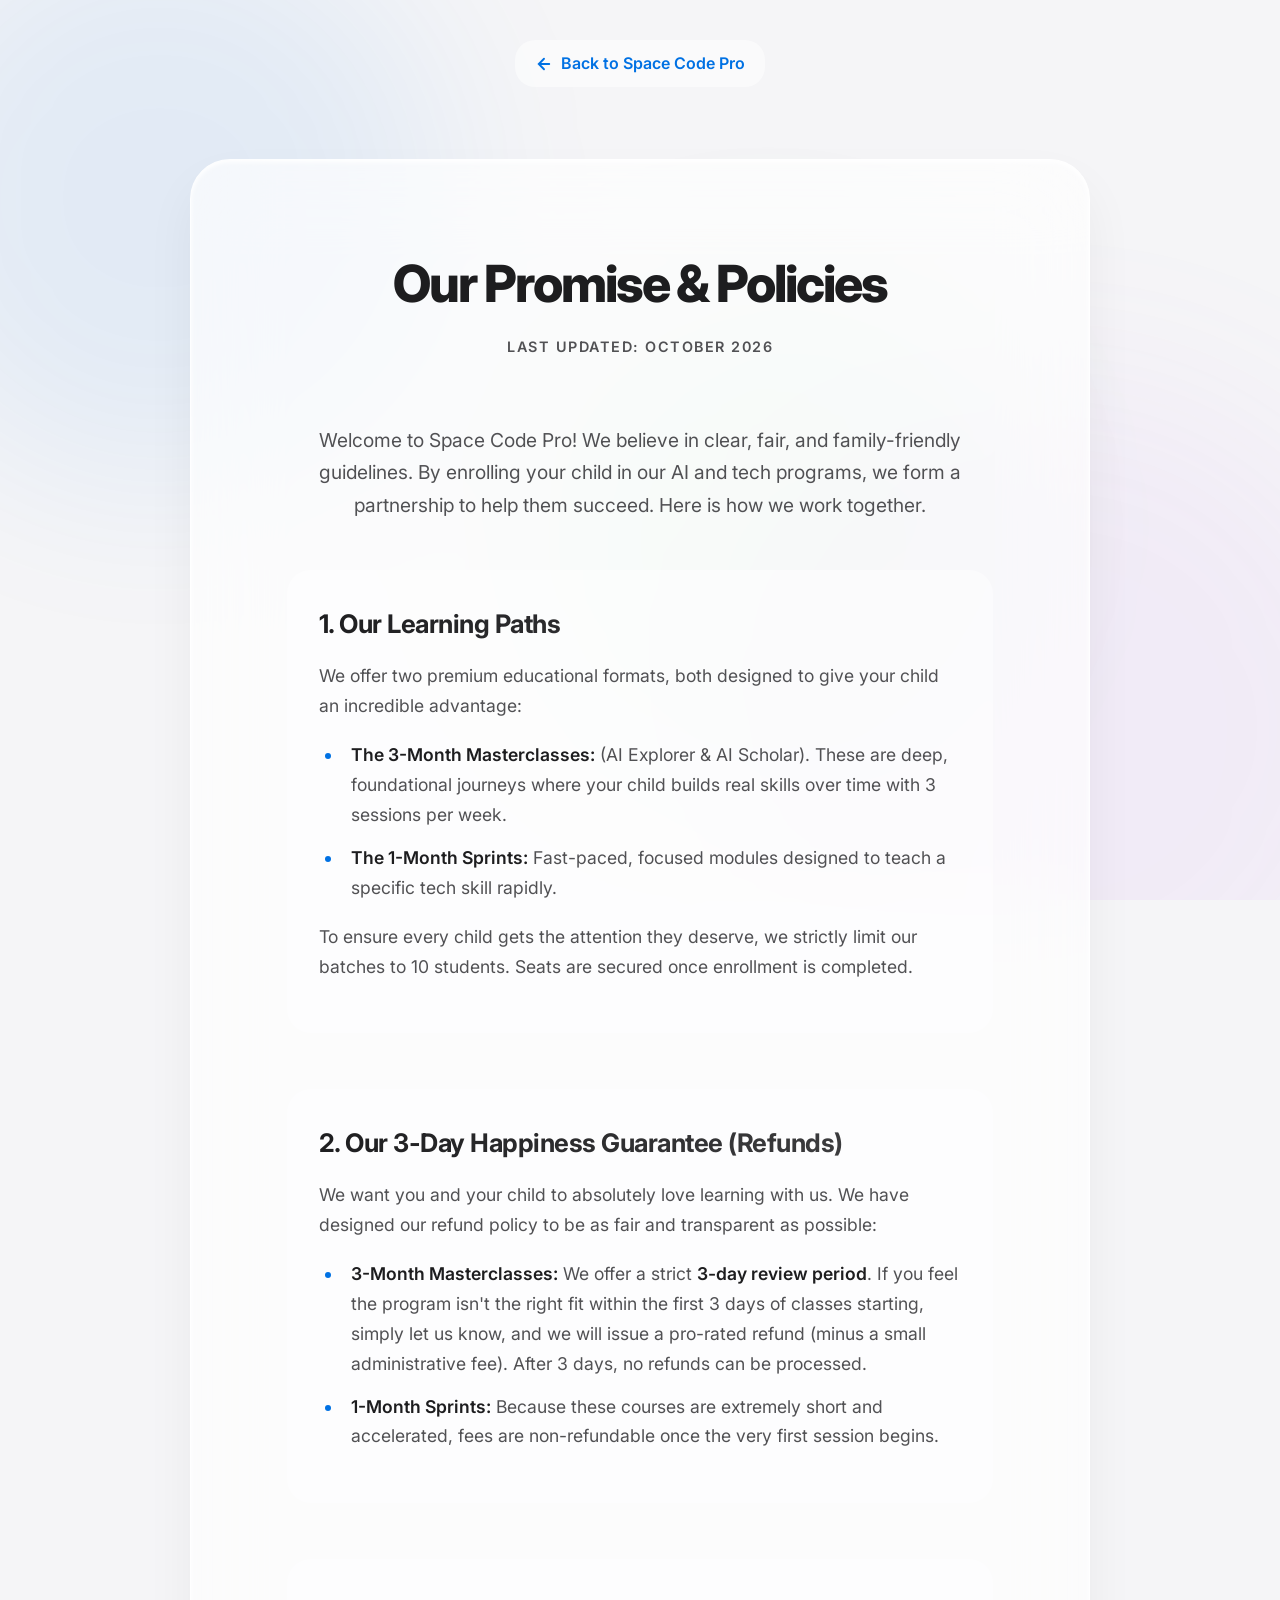
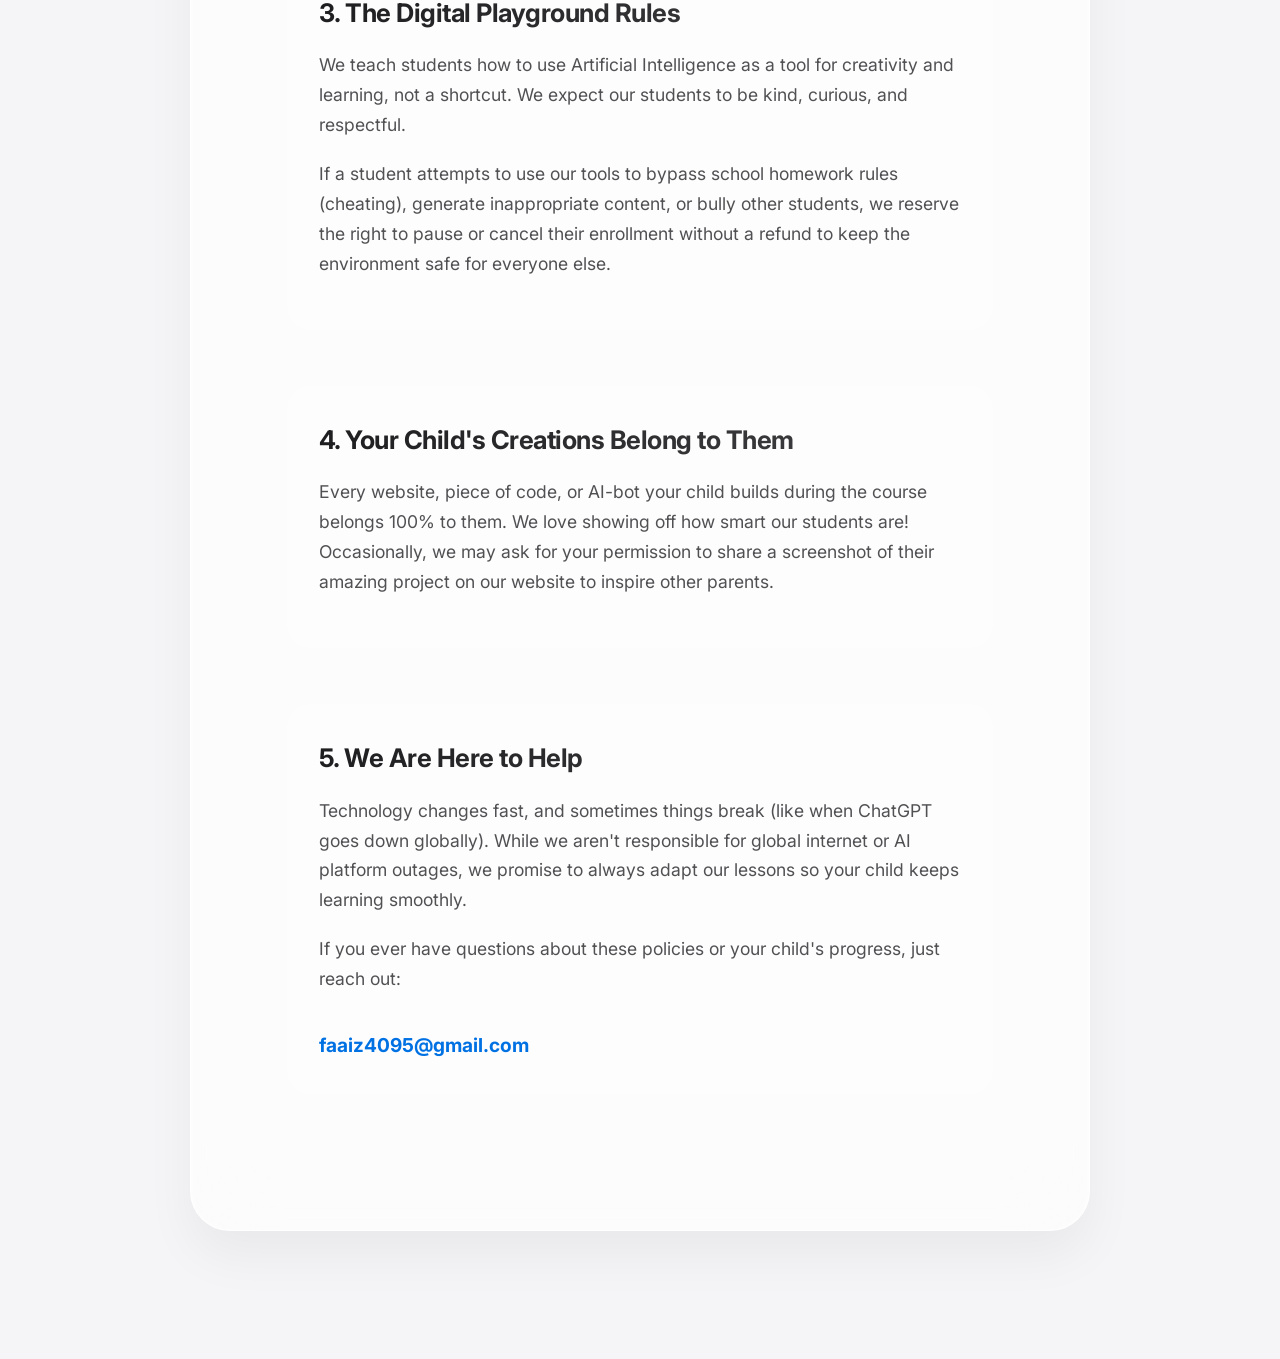
<file: legal.html>
<!DOCTYPE html>
<html lang="en">
<head>
    <meta charset="UTF-8">
    <meta name="viewport" content="width=device-width, initial-scale=1.0">
    <title>Terms of Enrollment | Space Code Pro</title>
    <link rel="stylesheet" href="legal.css">
</head>
<body>

    <!-- Dynamic Ambient Background -->
    <div class="legal-ambient-bg">
        <div class="ambient-blob blob-1"></div>
        <div class="ambient-blob blob-2"></div>
        <div class="ambient-blob blob-3"></div>
    </div>

    <header class="legal-header fade-up">
        <a href="index.html" class="back-link">
            <svg viewBox="0 0 24 24" width="18" height="18" fill="none" stroke="currentColor" stroke-width="2.5" stroke-linecap="round"><path d="M19 12H5M12 19l-7-7 7-7"/></svg>
            Back to Space Code Pro
        </a>
    </header>

    <main class="legal-section">
        <div class="document-glass-panel fade-up delay-1">
            <h1 class="legal-title">Our Promise & Policies</h1>
            <p class="last-updated">Last Updated: October 2026</p>

            <div class="legal-content">
                <p style="text-align: center; font-size: 1.2rem; margin-bottom: 3rem;">Welcome to Space Code Pro! We believe in clear, fair, and family-friendly guidelines. By enrolling your child in our AI and tech programs, we form a partnership to help them succeed. Here is how we work together.</p>

                <div class="legal-content-block">
                    <h3>1. Our Learning Paths</h3>
                    <p>We offer two premium educational formats, both designed to give your child an incredible advantage:</p>
                    <ul>
                        <li><strong>The 3-Month Masterclasses:</strong> (AI Explorer & AI Scholar). These are deep, foundational journeys where your child builds real skills over time with 3 sessions per week.</li>
                        <li><strong>The 1-Month Sprints:</strong> Fast-paced, focused modules designed to teach a specific tech skill rapidly.</li>
                    </ul>
                    <p>To ensure every child gets the attention they deserve, we strictly limit our batches to 10 students. Seats are secured once enrollment is completed.</p>
                </div>

                <div class="legal-content-block">
                    <h3>2. Our 3-Day Happiness Guarantee (Refunds)</h3>
                    <p>We want you and your child to absolutely love learning with us. We have designed our refund policy to be as fair and transparent as possible:</p>
                    <ul>
                        <li><strong>3-Month Masterclasses:</strong> We offer a strict <strong>3-day review period</strong>. If you feel the program isn't the right fit within the first 3 days of classes starting, simply let us know, and we will issue a pro-rated refund (minus a small administrative fee). After 3 days, no refunds can be processed.</li>
                        <li><strong>1-Month Sprints:</strong> Because these courses are extremely short and accelerated, fees are non-refundable once the very first session begins.</li>
                    </ul>
                </div>

                <div class="legal-content-block">
                    <h3>3. The Digital Playground Rules</h3>
                    <p>We teach students how to use Artificial Intelligence as a tool for creativity and learning, not a shortcut. We expect our students to be kind, curious, and respectful.</p>
                    <p>If a student attempts to use our tools to bypass school homework rules (cheating), generate inappropriate content, or bully other students, we reserve the right to pause or cancel their enrollment without a refund to keep the environment safe for everyone else.</p>
                </div>

                <div class="legal-content-block">
                    <h3>4. Your Child's Creations Belong to Them</h3>
                    <p>Every website, piece of code, or AI-bot your child builds during the course belongs 100% to them. We love showing off how smart our students are! Occasionally, we may ask for your permission to share a screenshot of their amazing project on our website to inspire other parents.</p>
                </div>

                <div class="legal-content-block">
                    <h3>5. We Are Here to Help</h3>
                    <p>Technology changes fast, and sometimes things break (like when ChatGPT goes down globally). While we aren't responsible for global internet or AI platform outages, we promise to always adapt our lessons so your child keeps learning smoothly.</p>
                    <p>If you ever have questions about these policies or your child's progress, just reach out:</p>
                    <a href="mailto:faaiz4095@gmail.com" class="contact-email">faaiz4095@gmail.com</a>
                </div>
            </div>
        </div>
    </main>

</body>
</html>
</file>
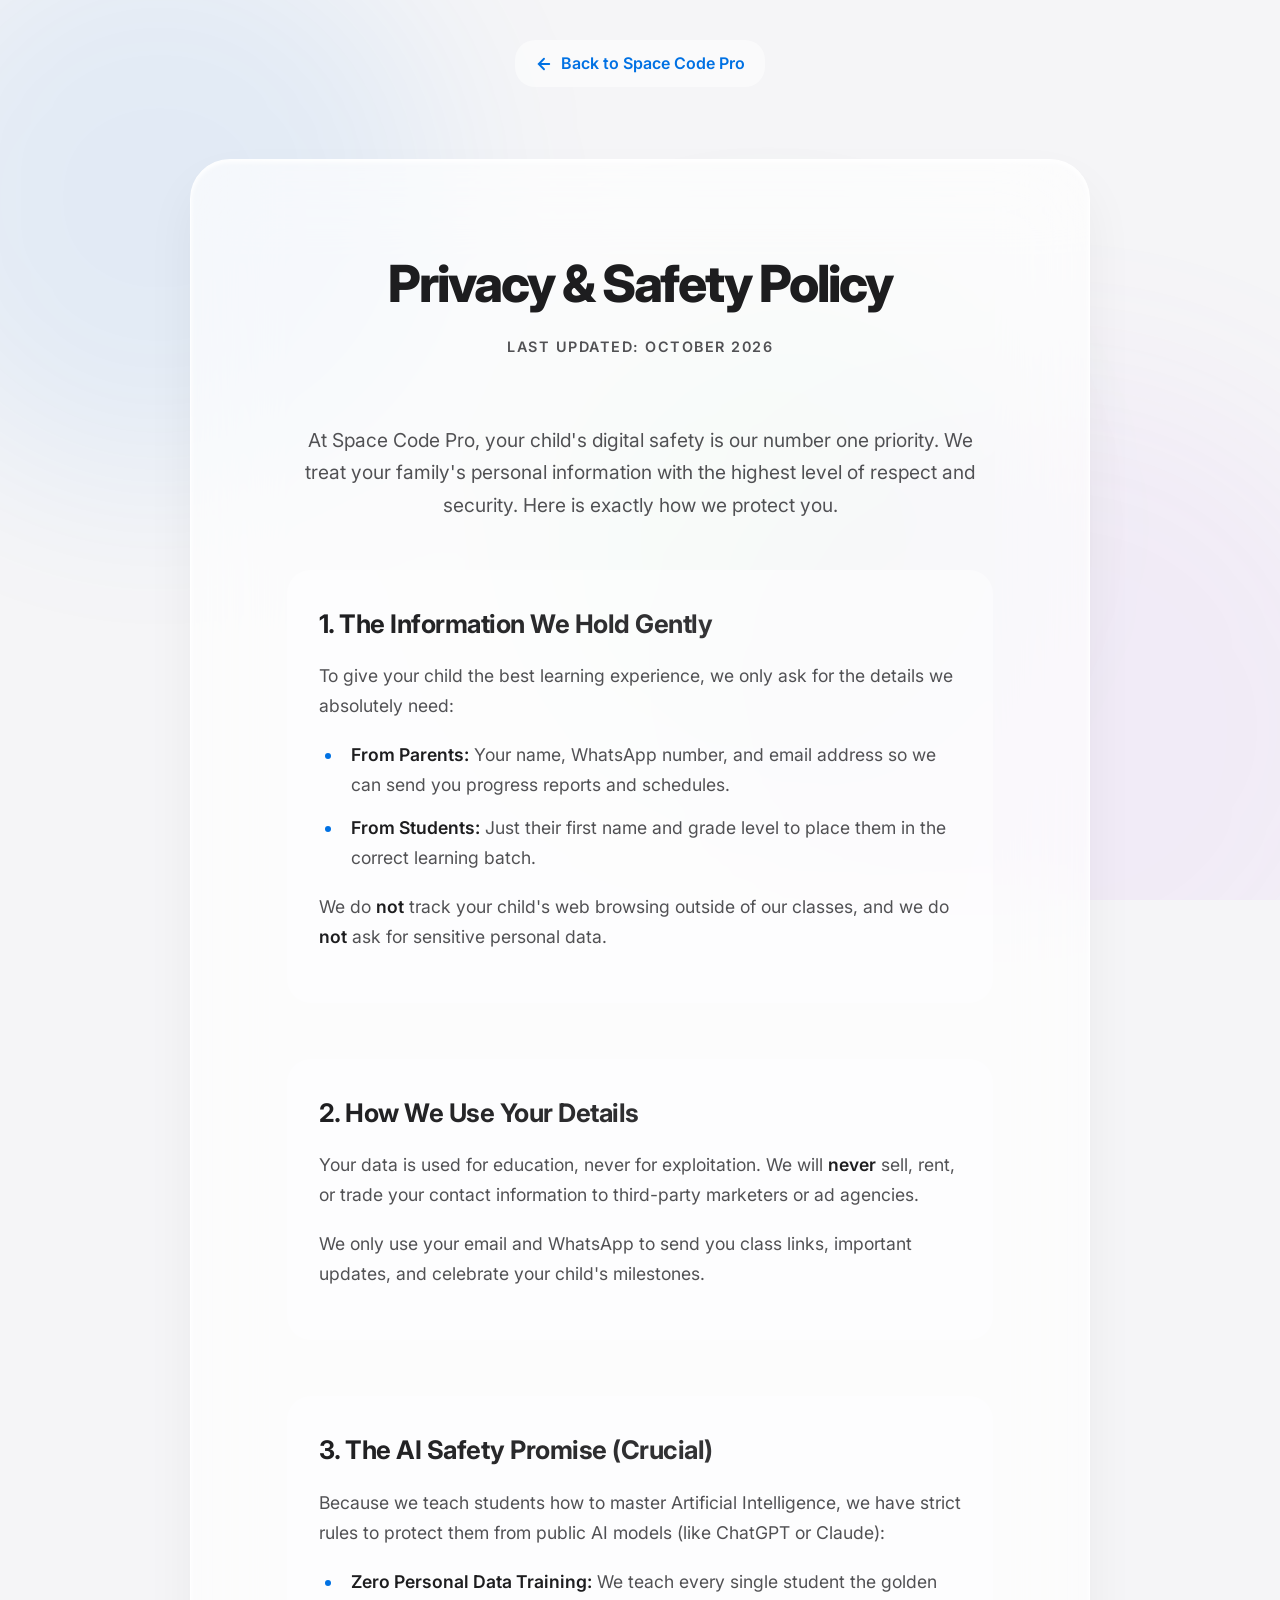
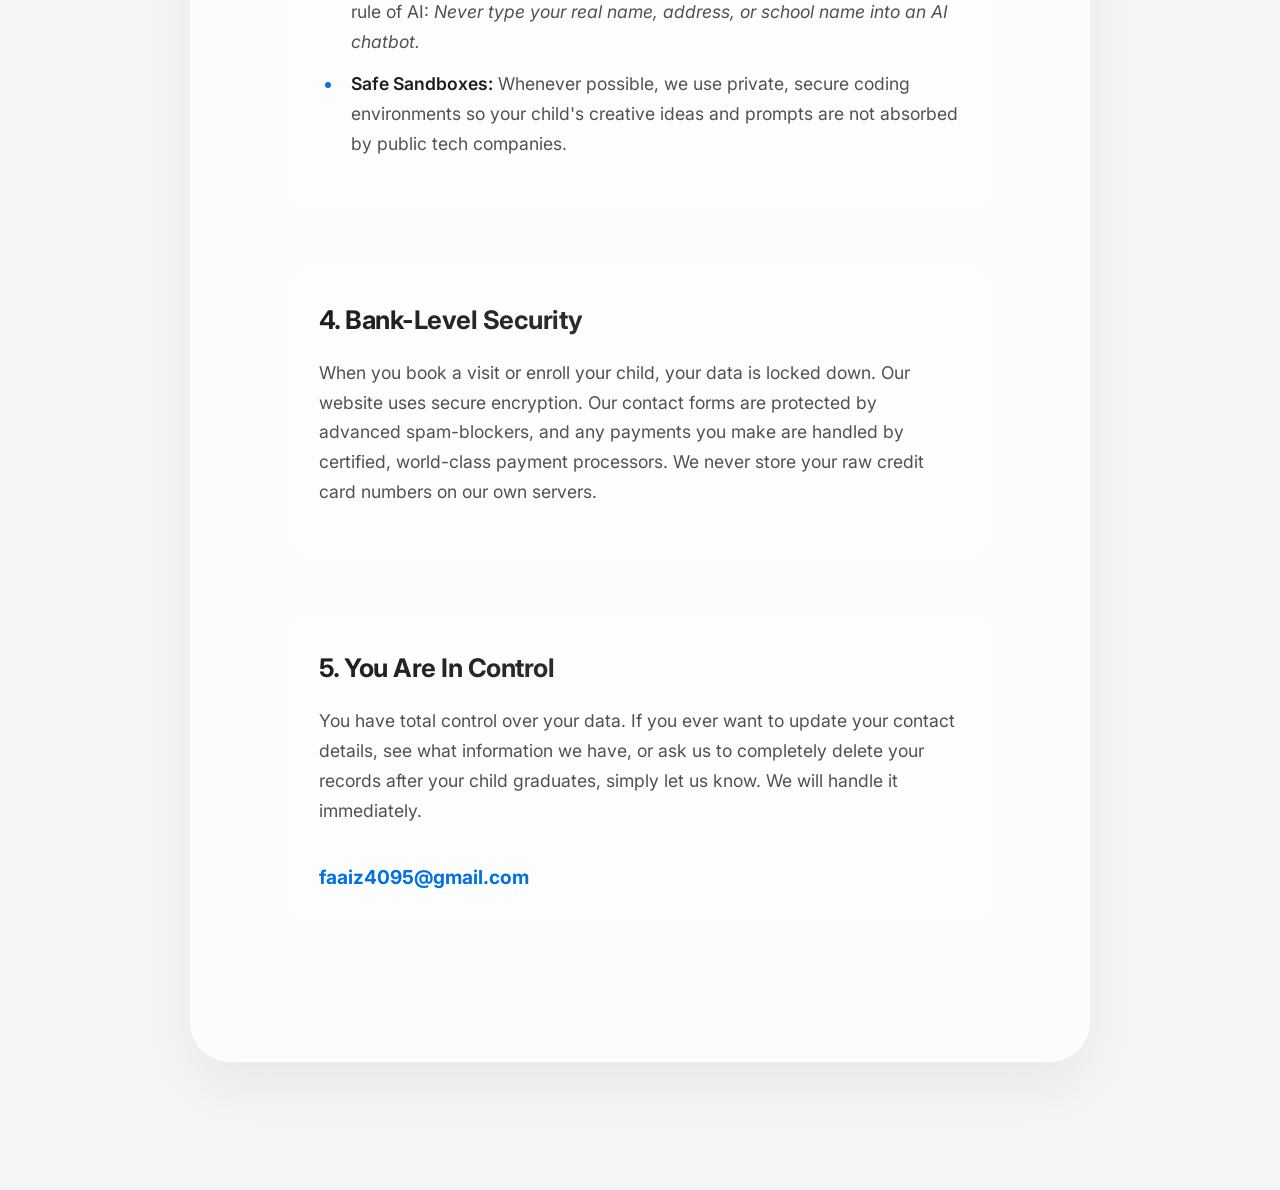
<file: termsofservice.html>
<!DOCTYPE html>
<html lang="en">
<head>
    <meta charset="UTF-8">
    <meta name="viewport" content="width=device-width, initial-scale=1.0">
    <title>Privacy & Safety Policy | Space Code Pro</title>
    <link rel="stylesheet" href="legal.css">
</head>
<body>

    <!-- Dynamic Ambient Background -->
    <div class="legal-ambient-bg">
        <div class="ambient-blob blob-1"></div>
        <div class="ambient-blob blob-2"></div>
        <div class="ambient-blob blob-3"></div>
    </div>

    <header class="legal-header fade-up">
        <a href="index.html" class="back-link">
            <svg viewBox="0 0 24 24" width="18" height="18" fill="none" stroke="currentColor" stroke-width="2.5" stroke-linecap="round"><path d="M19 12H5M12 19l-7-7 7-7"/></svg>
            Back to Space Code Pro
        </a>
    </header>

    <main class="legal-section">
        <div class="document-glass-panel fade-up delay-1">
            <h1 class="legal-title">Privacy & Safety Policy</h1>
            <p class="last-updated">Last Updated: October 2026</p>

            <div class="legal-content">
                <p style="text-align: center; font-size: 1.2rem; margin-bottom: 3rem;">At Space Code Pro, your child's digital safety is our number one priority. We treat your family's personal information with the highest level of respect and security. Here is exactly how we protect you.</p>

                <div class="legal-content-block">
                    <h3>1. The Information We Hold Gently</h3>
                    <p>To give your child the best learning experience, we only ask for the details we absolutely need:</p>
                    <ul>
                        <li><strong>From Parents:</strong> Your name, WhatsApp number, and email address so we can send you progress reports and schedules.</li>
                        <li><strong>From Students:</strong> Just their first name and grade level to place them in the correct learning batch.</li>
                    </ul>
                    <p>We do <strong>not</strong> track your child's web browsing outside of our classes, and we do <strong>not</strong> ask for sensitive personal data.</p>
                </div>

                <div class="legal-content-block">
                    <h3>2. How We Use Your Details</h3>
                    <p>Your data is used for education, never for exploitation. We will <strong>never</strong> sell, rent, or trade your contact information to third-party marketers or ad agencies.</p>
                    <p>We only use your email and WhatsApp to send you class links, important updates, and celebrate your child's milestones.</p>
                </div>

                <div class="legal-content-block">
                    <h3>3. The AI Safety Promise (Crucial)</h3>
                    <p>Because we teach students how to master Artificial Intelligence, we have strict rules to protect them from public AI models (like ChatGPT or Claude):</p>
                    <ul>
                        <li><strong>Zero Personal Data Training:</strong> We teach every single student the golden rule of AI: <em>Never type your real name, address, or school name into an AI chatbot.</em></li>
                        <li><strong>Safe Sandboxes:</strong> Whenever possible, we use private, secure coding environments so your child's creative ideas and prompts are not absorbed by public tech companies.</li>
                    </ul>
                </div>

                <div class="legal-content-block">
                    <h3>4. Bank-Level Security</h3>
                    <p>When you book a visit or enroll your child, your data is locked down. Our website uses secure encryption. Our contact forms are protected by advanced spam-blockers, and any payments you make are handled by certified, world-class payment processors. We never store your raw credit card numbers on our own servers.</p>
                </div>

                <div class="legal-content-block">
                    <h3>5. You Are In Control</h3>
                    <p>You have total control over your data. If you ever want to update your contact details, see what information we have, or ask us to completely delete your records after your child graduates, simply let us know. We will handle it immediately.</p>
                    <a href="mailto:faaiz4095@gmail.com" class="contact-email">faaiz4095@gmail.com</a>
                </div>
            </div>
        </div>
    </main>

</body>
</html>
</file>
<file: legal.css>
/* ==========================================================================
   SPACE CODE PRO - ENHANCED LEGAL PAGES (Ultra-Premium & Parent-Friendly)
   ========================================================================== */

@import url('https://fonts.googleapis.com/css2?family=Inter:wght@300;400;500;600;700;800&display=swap');

:root {
    --bg-light: #f5f5f7;
    --text-dark: #1d1d1f;
    --text-muted: #515154;
    --apple-blue: #0071e3;
    --glass-bg: rgba(255, 255, 255, 0.65);
    --glass-border: rgba(255, 255, 255, 0.8);
}

* { margin: 0; padding: 0; box-sizing: border-box; }

body {
    font-family: 'Inter', -apple-system, BlinkMacSystemFont, sans-serif;
    background-color: var(--bg-light);
    color: var(--text-dark);
    line-height: 1.7;
    overflow-x: hidden;
    -webkit-font-smoothing: antialiased;
}

/* Dynamic Ambient Background (Smooth Floating Orbs) */
.legal-ambient-bg { position: fixed; top: 0; left: 0; width: 100vw; height: 100vh; z-index: -1; overflow: hidden; pointer-events: none; }
.ambient-blob { position: absolute; border-radius: 50%; filter: blur(90px); opacity: 0.5; animation: float-blob 15s ease-in-out infinite alternate; }
.blob-1 { width: 45vw; height: 45vw; background: rgba(0, 113, 227, 0.15); top: -10%; left: -10%; }
.blob-2 { width: 55vw; height: 55vw; background: rgba(191, 90, 242, 0.12); bottom: -20%; right: -10%; animation-delay: -5s; }
.blob-3 { width: 40vw; height: 40vw; background: rgba(50, 215, 75, 0.1); top: 30%; left: 40%; animation-delay: -10s; }

@keyframes float-blob { 0% { transform: translate(0, 0) scale(1); } 100% { transform: translate(30px, -30px) scale(1.1); } }

/* Layout & Header */
.legal-header { padding: 2.5rem 5%; text-align: center; position: relative; z-index: 10; }
.back-link { display: inline-flex; align-items: center; gap: 8px; color: var(--apple-blue); text-decoration: none; font-weight: 600; font-size: 1rem; padding: 10px 20px; background: rgba(255,255,255,0.5); border-radius: 20px; backdrop-filter: blur(10px); transition: all 0.3s ease; }
.back-link:hover { background: #ffffff; transform: translateY(-2px); box-shadow: 0 10px 20px rgba(0,113,227,0.1); }

.legal-section { padding: 2rem 5% 8rem 5%; display: flex; justify-content: center; position: relative; z-index: 2; }

/* The Premium Glass Document */
.document-glass-panel {
    width: 100%;
    max-width: 900px;
    background: var(--glass-bg);
    backdrop-filter: blur(40px);
    -webkit-backdrop-filter: blur(40px);
    border: 1px solid var(--glass-border);
    border-radius: 40px;
    padding: 5rem 6rem;
    box-shadow: 0 25px 50px rgba(0,0,0,0.05), inset 0 2px 4px rgba(255,255,255,1);
}

/* Typography & Content Structure */
.legal-title { font-size: 3.2rem; font-weight: 800; letter-spacing: -0.04em; margin-bottom: 0.5rem; text-align: center; }
.last-updated { font-size: 0.9rem; color: var(--text-muted); margin-bottom: 4rem; font-weight: 600; text-transform: uppercase; letter-spacing: 1.5px; text-align: center; }

.legal-content-block { margin-bottom: 3.5rem; padding: 2rem; background: rgba(255,255,255,0.4); border-radius: 24px; transition: transform 0.3s ease, background 0.3s ease; }
.legal-content-block:hover { background: rgba(255,255,255,0.7); transform: translateY(-3px); box-shadow: 0 15px 30px rgba(0,0,0,0.03); }

/* Gradient Headings */
.legal-content-block h3 { 
    font-size: 1.6rem; font-weight: 700; margin-bottom: 1rem; letter-spacing: -0.02em; 
    background: linear-gradient(135deg, #1d1d1f 0%, #434345 100%);
    -webkit-background-clip: text; -webkit-text-fill-color: transparent;
}

.legal-content p { font-size: 1.1rem; color: var(--text-muted); margin-bottom: 1.2rem; }
.legal-content ul { margin-bottom: 1.2rem; padding-left: 1.5rem; color: var(--text-muted); font-size: 1.1rem; list-style-type: disc; }
.legal-content li { margin-bottom: 0.8rem; padding-left: 0.5rem; }
.legal-content li::marker { color: var(--apple-blue); }
.legal-content strong { color: var(--text-dark); font-weight: 600; }

.contact-email { display: inline-block; margin-top: 1rem; font-weight: 700; font-size: 1.2rem; color: var(--apple-blue); text-decoration: none; }

/* Entrance Animation */
.fade-up { animation: fadeUpAnim 0.8s cubic-bezier(0.16, 1, 0.3, 1) forwards; opacity: 0; transform: translateY(40px); }
.delay-1 { animation-delay: 0.2s; }
@keyframes fadeUpAnim { to { opacity: 1; transform: translateY(0); } }

/* Mobile Responsiveness */
@media (max-width: 768px) {
    .document-glass-panel { padding: 3rem 1.5rem; border-radius: 28px; }
    .legal-title { font-size: 2.2rem; }
    .legal-content-block { padding: 1.5rem 1rem; margin-bottom: 2rem; }
    .legal-content-block h3 { font-size: 1.35rem; }
    .legal-content p, .legal-content ul { font-size: 1rem; }
}
</file>
